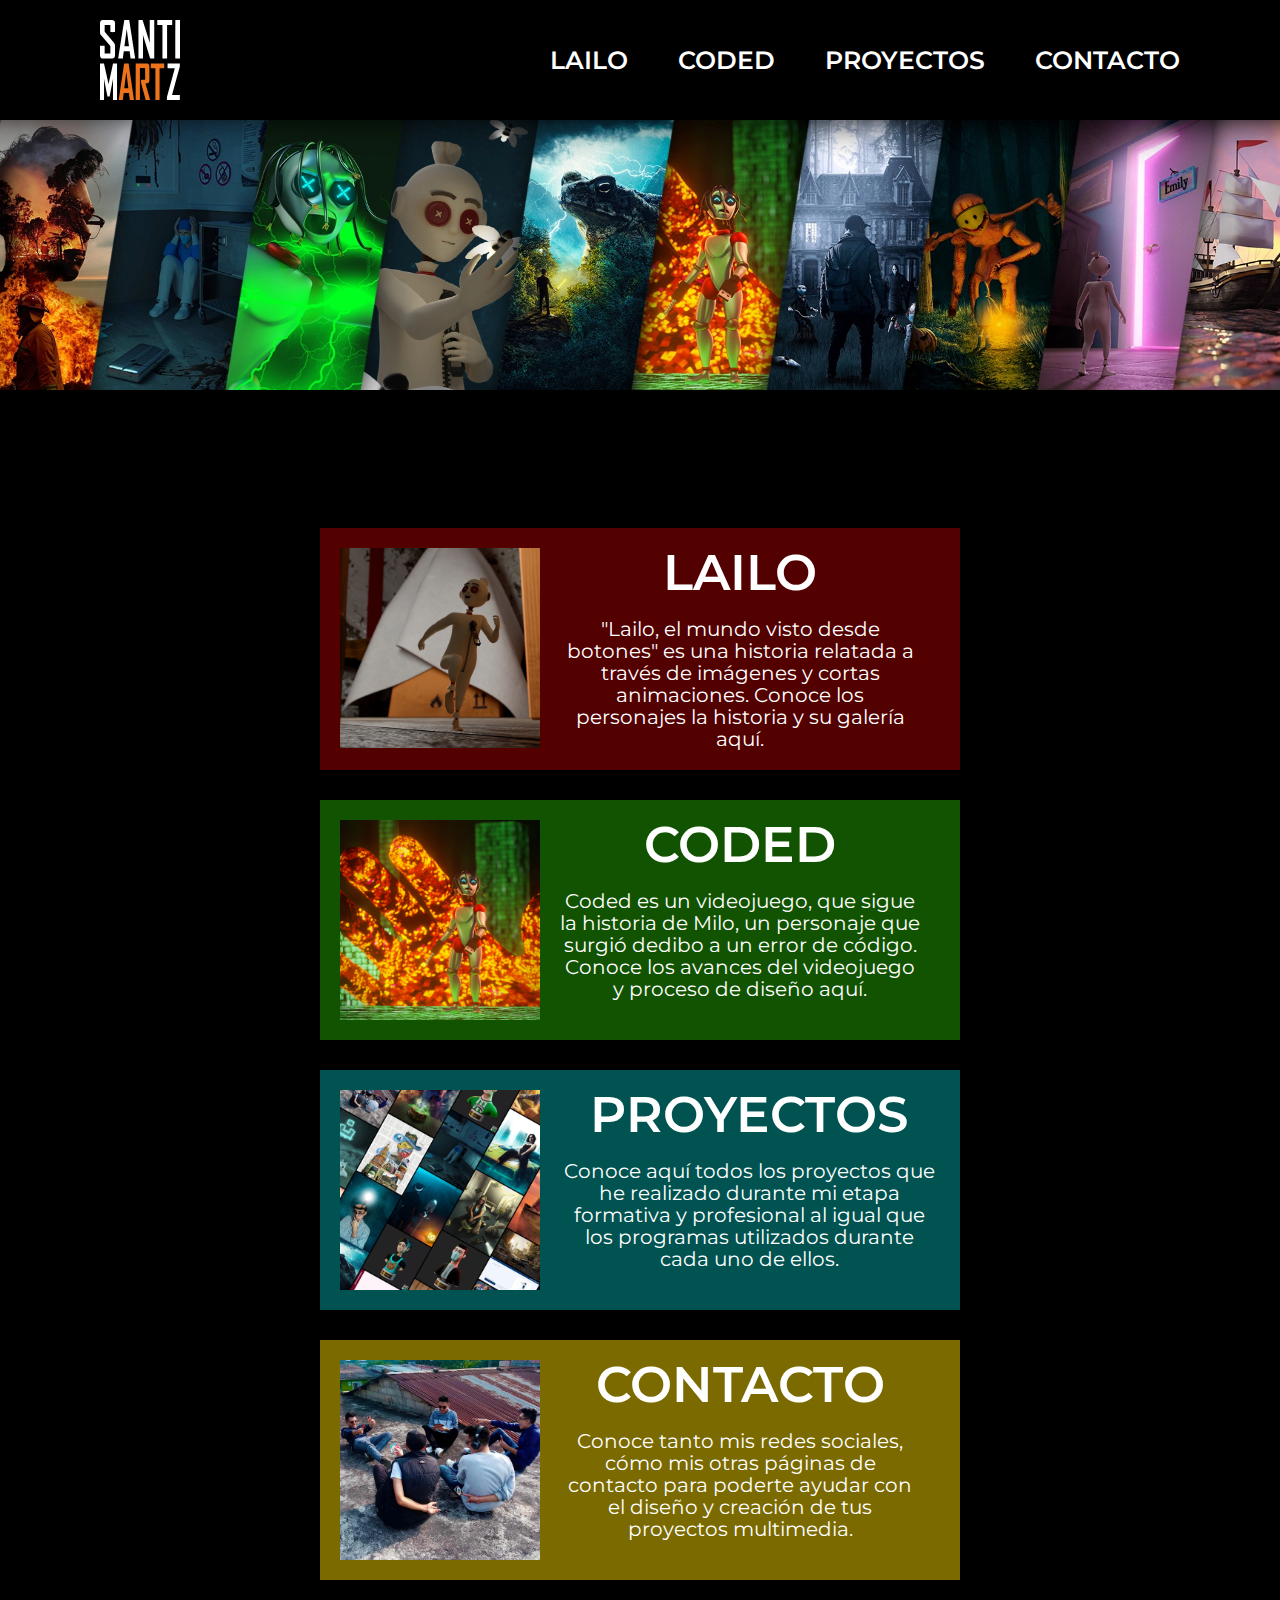
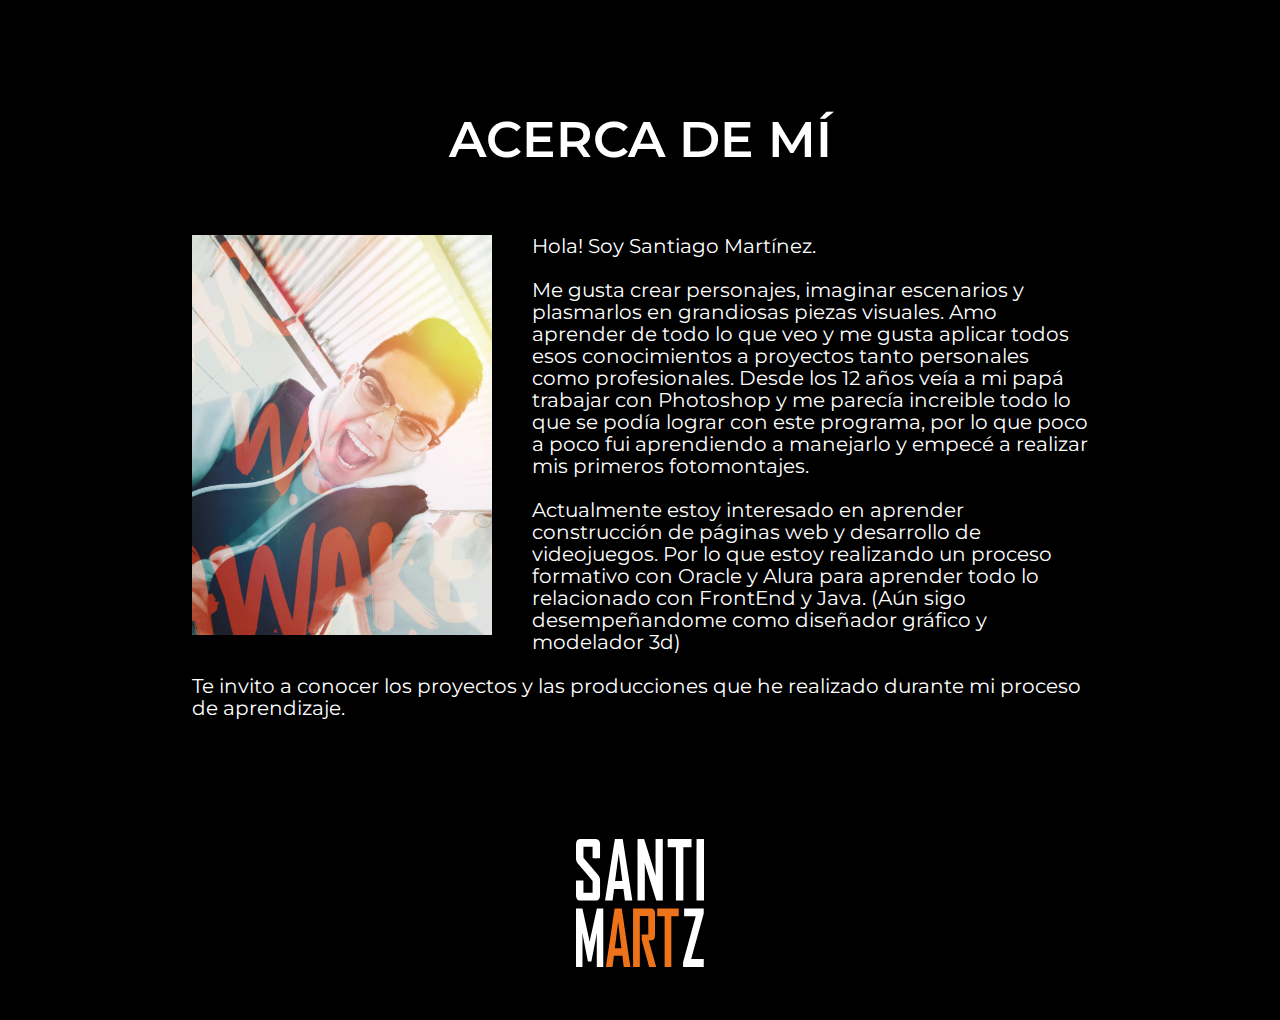
<file: index.html>
<!DOCTYPE html>
<html lang="es">

<head>
    <meta charset="UTF-8">
    <meta http-equiv="X-UA-Compatible" content="IE=edge">
    <meta name="viewport" content="width=device-width, initial-scale=1.0">

    <link rel="stylesheet" href="css/reset.css">
    <link rel="stylesheet" href="css/styles.css">
    <link rel="stylesheet" href="css/responsive.css">

    <link rel="preconnect" href="https://fonts.googleapis.com">
    <link rel="preconnect" href="https://fonts.gstatic.com" crossorigin>
    <link href="https://fonts.googleapis.com/css2?family=Montserrat:wght@100;200;300;400;500;600;700;800&display=swap"
        rel="stylesheet">

    <link rel="icon" href="resources/Logos/Icon_Santimartz_2.svg">
    <title>Santimartz - Home</title>

</head>

<body>

    <header>
        <a href="index.html"><img src="resources/Logos/Icon_Santimartz.svg" id="logoheader"></a>
        <div class="backmenu"></div>
        <img class="menuicon" src="resources/Logos/lineasmenu.svg" alt="menu">
        <ul id="headermenu">
            <li><a class="headerlinks" href="html/lailo.html"><img class="imagenmenu" src="resources/Imagenes/Lailo/Imagen1.webp"><p class="menuvisible">Lailo<p></a></li>
            <li><a class="headerlinks" href="html/coded.html"><img class="imagenmenu" src="resources/Imagenes/Coded/Imagen1.webp"><p class="menuvisible">Coded<p></a></li>
            <li><a class="headerlinks" href="html/proyectos.html"><img class="imagenmenu" src="resources/Imagenes/Proyectos/Imagen1.webp"><p class="menuvisible">Proyectos<p></a></li>
            <li><a class="headerlinks" href="html/contacto.html"><img class="imagenmenu" src="resources/Imagenes/Contacto/Imagen1.webp"><p class="menuvisible">Contacto<p></a></li>
        </ul>
    </header>



    <main>
        <div id="wrapper" >
            <img class="imagenportada" id="imagenprincipalanimation"src="resources/Imagenes/Index/Imagen1.webp" alt="Portada">
        </div>
        
        <section class="menuindex">
            <a href="html/lailo.html" style="text-decoration: none;">

                <div class="seccionesmenu">
                    <img class="imagenesmenu" src="resources/Imagenes/Index/Lailo.webp" alt="Lailo">
                    <section class="contenidomenu">
                        <h1 class="tituloblancomenu">Lailo</h1>
                        <p class="textomenu" style="text-align:center;">"Lailo, el mundo visto desde botones" es una
                            historia relatada a través de
                            imágenes y cortas animaciones. Conoce los personajes la historia y su galería aquí.</p>
                    </section>

                </div>

            </a>

            <a href="html/coded.html" style="text-decoration: none;">

                <div class="seccionesmenu" style="background: #115300;">
                    <img class="imagenesmenu" src="resources/Imagenes/Index/Coded.webp" alt="Milo">
                    <section class="contenidomenu">
                        <h1 class="tituloblancomenu">Coded</h1>
                        <p class="textomenu" style="text-align:center;"> Coded es un videojuego, que sigue la historia
                            de Milo, un personaje que surgió dedibo a un error de código. Conoce los avances del
                            videojuego y proceso de diseño aquí.</p>
                    </section>

                </div>
            </a>

            <a href="html/proyectos.html" style="text-decoration: none;">

                <div class="seccionesmenu" style="background: #005351;">

                    <img class="imagenesmenu" src="resources/Imagenes/Index/Proyectos.webp" alt="Proyectos">
                    <section class="contenidomenu">
                        <h1 class="tituloblancomenu">Proyectos</h1>
                        <p class="textomenu" style="text-align:center;">Conoce aquí todos los proyectos que he realizado
                            durante mi etapa formativa y profesional al igual que los programas utilizados durante cada
                            uno de ellos.</p>
                    </section>

                </div>
            </a>

            <a href="html/contacto.html" style="text-decoration: none;">

                <div class="seccionesmenu" style="background: #7a6a00;">
                    <img class="imagenesmenu" src="resources/Imagenes/Index/Contacto.webp" alt="Contacto">
                    <section class="contenidomenu">
                        <h1 class="tituloblancomenu">Contacto</h1>
                        <p class="textomenu" style="text-align:center;">Conoce tanto mis redes sociales, cómo mis otras páginas de contacto para poderte ayudar con el diseño y creación de tus proyectos multimedia.</p>
                    </section>


                </div>

            </a>
        </section>

        <h2 class="tituloblanco" style="margin-top: 70px ;">Acerca de mí</h2>
        <div class="acercade">
            <img class="imagenyop" src="resources/Imagenes/Index/Yop.webp" alt="Foto de Santiago">
            <section>
                <p class="textoinfo">Hola! Soy Santiago Martínez. <br><br>Me gusta crear personajes, imaginar escenarios
                    y plasmarlos en grandiosas piezas visuales. Amo aprender de todo lo que veo y me gusta aplicar todos
                    esos conocimientos a proyectos tanto personales como profesionales. Desde los 12 años veía a mi papá
                    trabajar con Photoshop y me parecía increible todo lo que se podía lograr con este programa, por lo
                    que poco a poco fui aprendiendo a manejarlo y empecé a realizar mis primeros
                    fotomontajes.<br><br>Actualmente estoy interesado en aprender construcción de páginas web y
                    desarrollo de videojuegos. Por lo que estoy realizando un proceso formativo con Oracle y Alura para
                    aprender todo lo relacionado con FrontEnd y Java. (Aún sigo desempeñandome como diseñador gráfico y
                    modelador 3d) <br><br> Te invito a conocer los proyectos y las producciones que he realizado durante
                    mi proceso de aprendizaje.</p>
            </section>
        </div>
    </main>

    <script src="js/scriptbotones.js"></script>

    <footer>
        <img class="logofootersantimartz" src="resources/Logos/Icon_Santimartz.svg" alt="Logo Contacto">
    </footer>
</body>

</html>
</file>
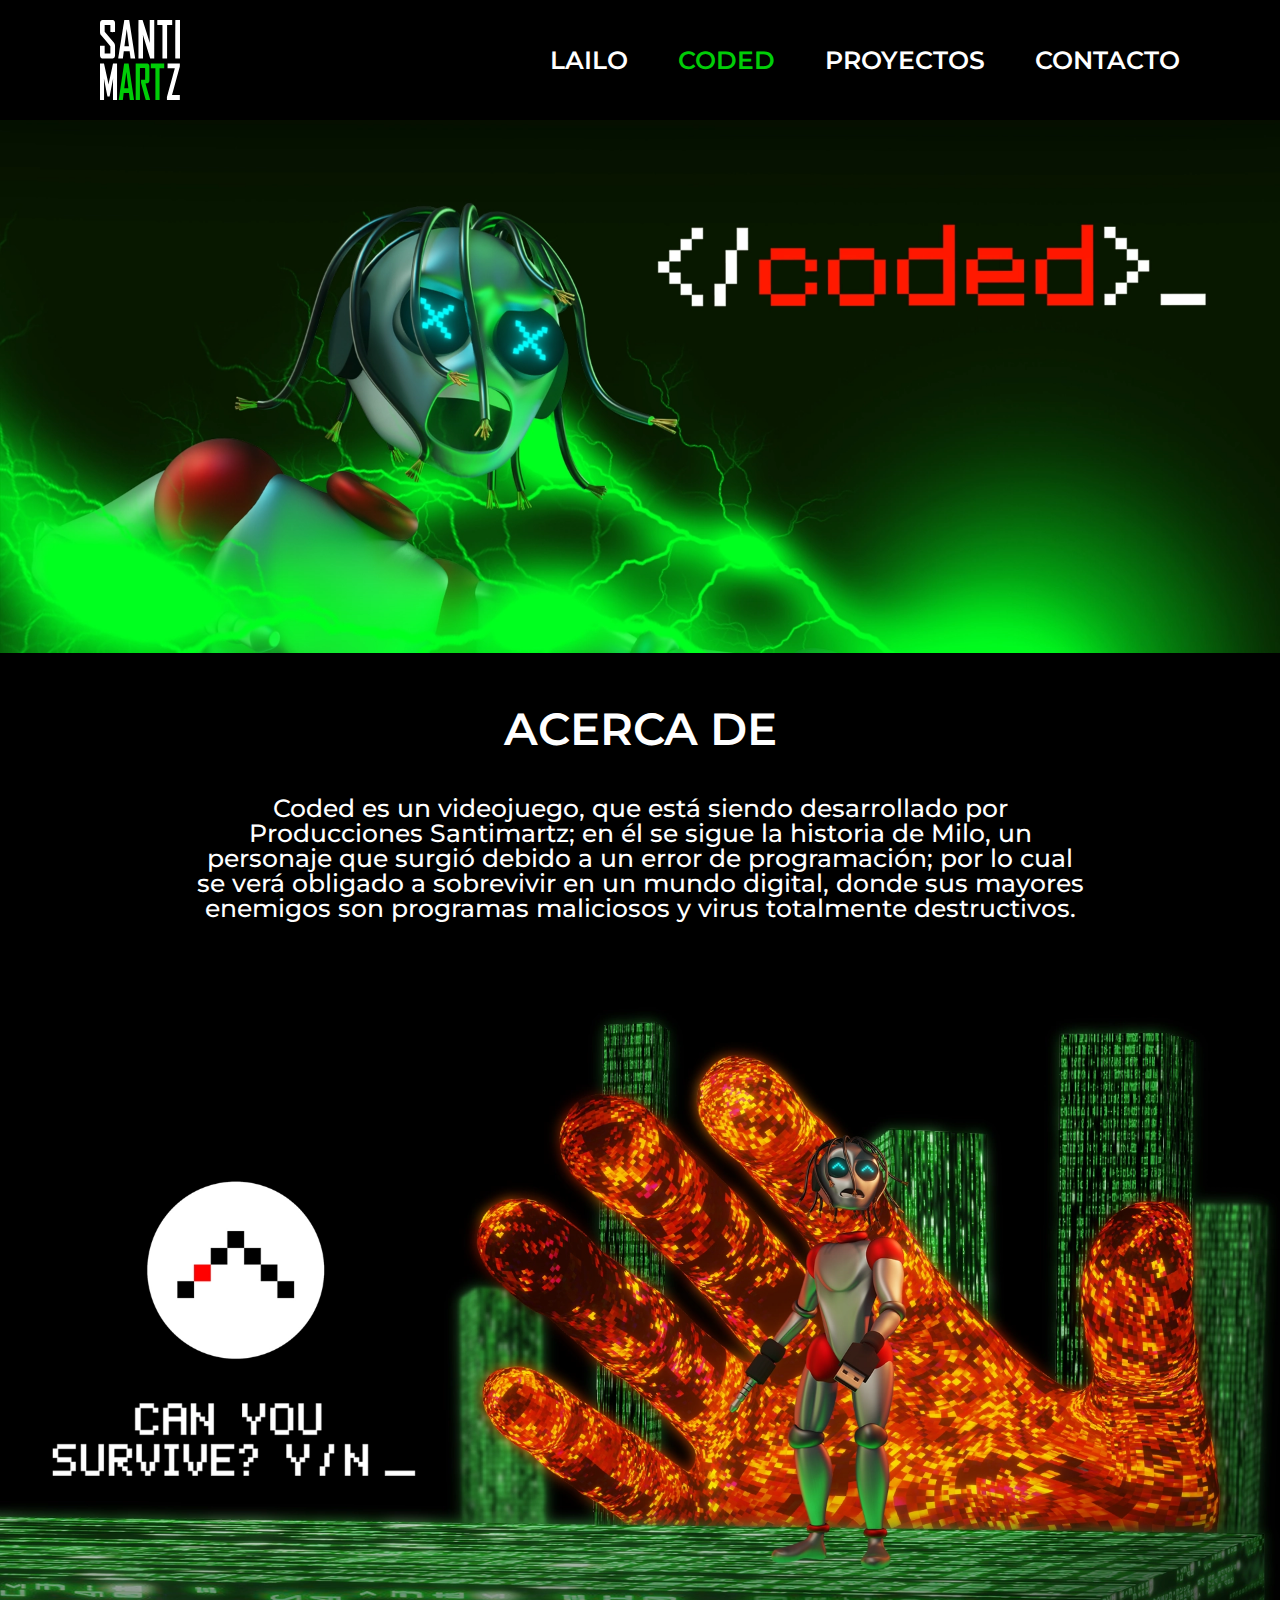
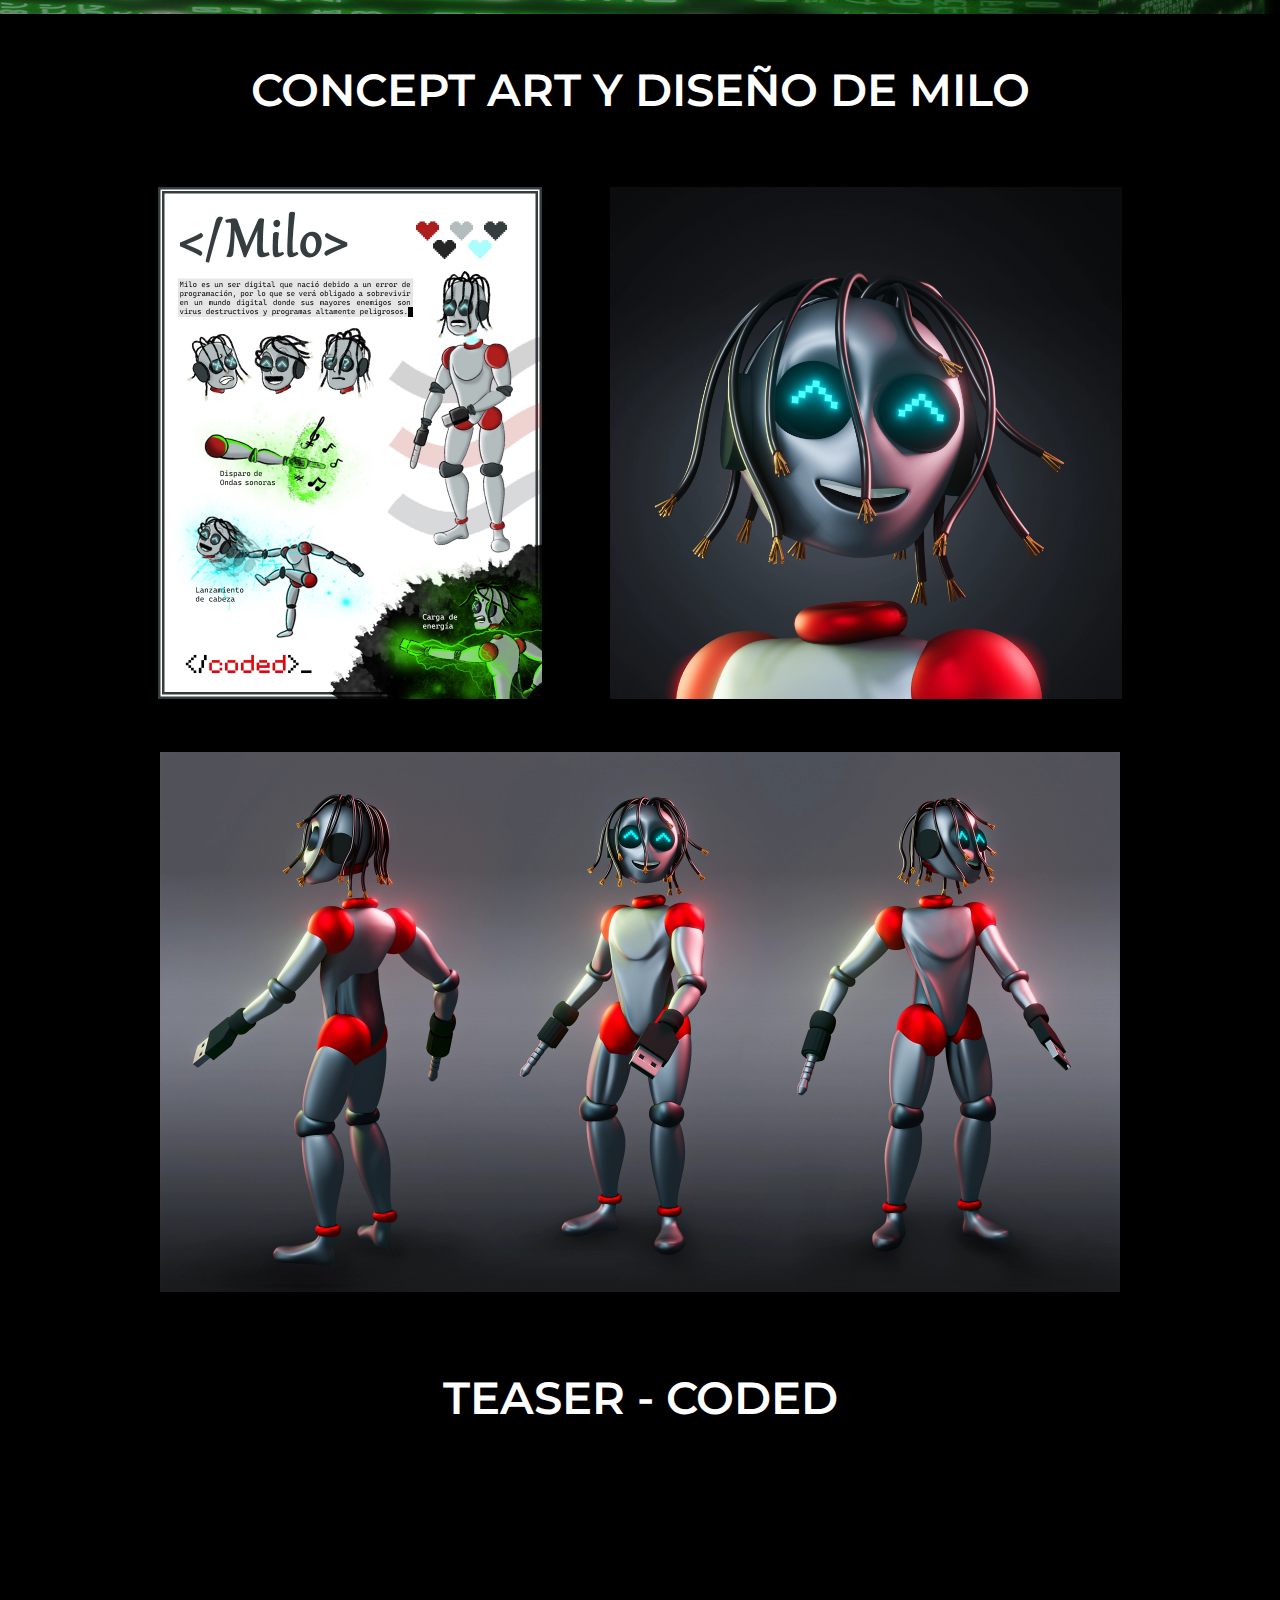
<file: html/coded.html>
<!DOCTYPE html>
<html lang="en">

<head>
    <meta charset="UTF-8">
    <meta http-equiv="X-UA-Compatible" content="IE=edge">
    <meta name="viewport" content="width=device-width, initial-scale=1.0">

    <link rel="stylesheet" href="../css/reset.css">
    <link rel="stylesheet" href="../css/styles.css">
    <link rel="stylesheet" href="../css/responsive.css">

    <link rel="preconnect" href="https://fonts.googleapis.com">
    <link rel="preconnect" href="https://fonts.gstatic.com" crossorigin>
    <link href="https://fonts.googleapis.com/css2?family=Montserrat:wght@100;200;300;400;500;600;700;800&display=swap"
        rel="stylesheet">

    <link rel="icon" href="../resources/Logos/Icon_Santimartz_2.svg">
    <title>Santimartz - Coded</title>
</head>

<body>

    <header>
        <a href="../index.html"><img src="../resources/Logos/LogoSantimartz_CODED.svg" id="logoheader"></a>
        <div class="backmenu"></div>
        <img class="menuicon" src="../resources/Logos/lineasmenu.svg" alt="menu">
        <ul id="headermenu">
            <li><a class="headerlinks" href="../html/lailo.html"><img class="imagenmenu" src="../resources/Imagenes/Lailo/Imagen1.webp"><p class="menuvisible">Lailo<p></a></li>
            <li><a class="headerlinks" href="../html/coded.html"><img class="imagenmenu" src="../resources/Imagenes/Coded/Imagen1.webp"><p class="menuvisible" style="color: #00CD07";>Coded<p></a></li>
            <li><a class="headerlinks" href="../html/proyectos.html"><img class="imagenmenu" src="../resources/Imagenes/Proyectos/Imagen1.webp"><p class="menuvisible">Proyectos<p></a></li>
            <li><a class="headerlinks" href="../html/contacto.html"><img class="imagenmenu" src="../resources/Imagenes/Contacto/Imagen1.webp"><p class="menuvisible">Contacto<p></a></li>
        </ul>
    </header>
    <main>

        <img class="imagenportada" src="../resources/Imagenes/Coded/Imagen1.webp" alt="PortadaCODED">
        
        <section class="infoproyecto">
            <h2 class="tituloinfo">Acerca de</h2>
            <p class="contenidoinfo">Coded es un videojuego, que está siendo desarrollado por Producciones Santimartz; en él se sigue la historia de Milo, un personaje que surgió debido a un error de programación; por lo cual se verá obligado a sobrevivir en un mundo digital, donde sus mayores enemigos son programas maliciosos y virus totalmente destructivos.</p>
        </section>

        <img class="imagenmuestra" src="../resources/Imagenes/Coded/Imagen2.webp">

        <div class="infoproyecto">
            <h2 class="tituloinfo">Concept Art y diseño de Milo</h2>
            <img id="artconcept" src="../resources/Imagenes/Coded/Imagen3.webp" alt="Milo - Art Concept">
            <img id="perfil"src="../resources/Imagenes/Coded/Imagen4.webp" alt="Milo">
            <img id="Turnaround" src="../resources/Imagenes/Coded/Imagen5.webp" alt="Milo - Turnaround">
        </div>


        <div class="infoproyecto">
            <h2 class="tituloinfo">Teaser - CODED</h2>
            <iframe id="traileryoutube" src="https://www.youtube.com/embed/0hDPvlkg1Lw" title="YouTube video player" frameborder="0" allow="accelerometer; autoplay; clipboard-write; encrypted-media; gyroscope; picture-in-picture" allowfullscreen></iframe>
        </div>

    </main>

    <script src="../js/scriptbotones.js"></script>
    
    <footer>
        <img class="logofooter" src="../resources/Logos/LogoCoded.svg" alt="Logo Coded">
    </footer>
</body>

</html>
</file>
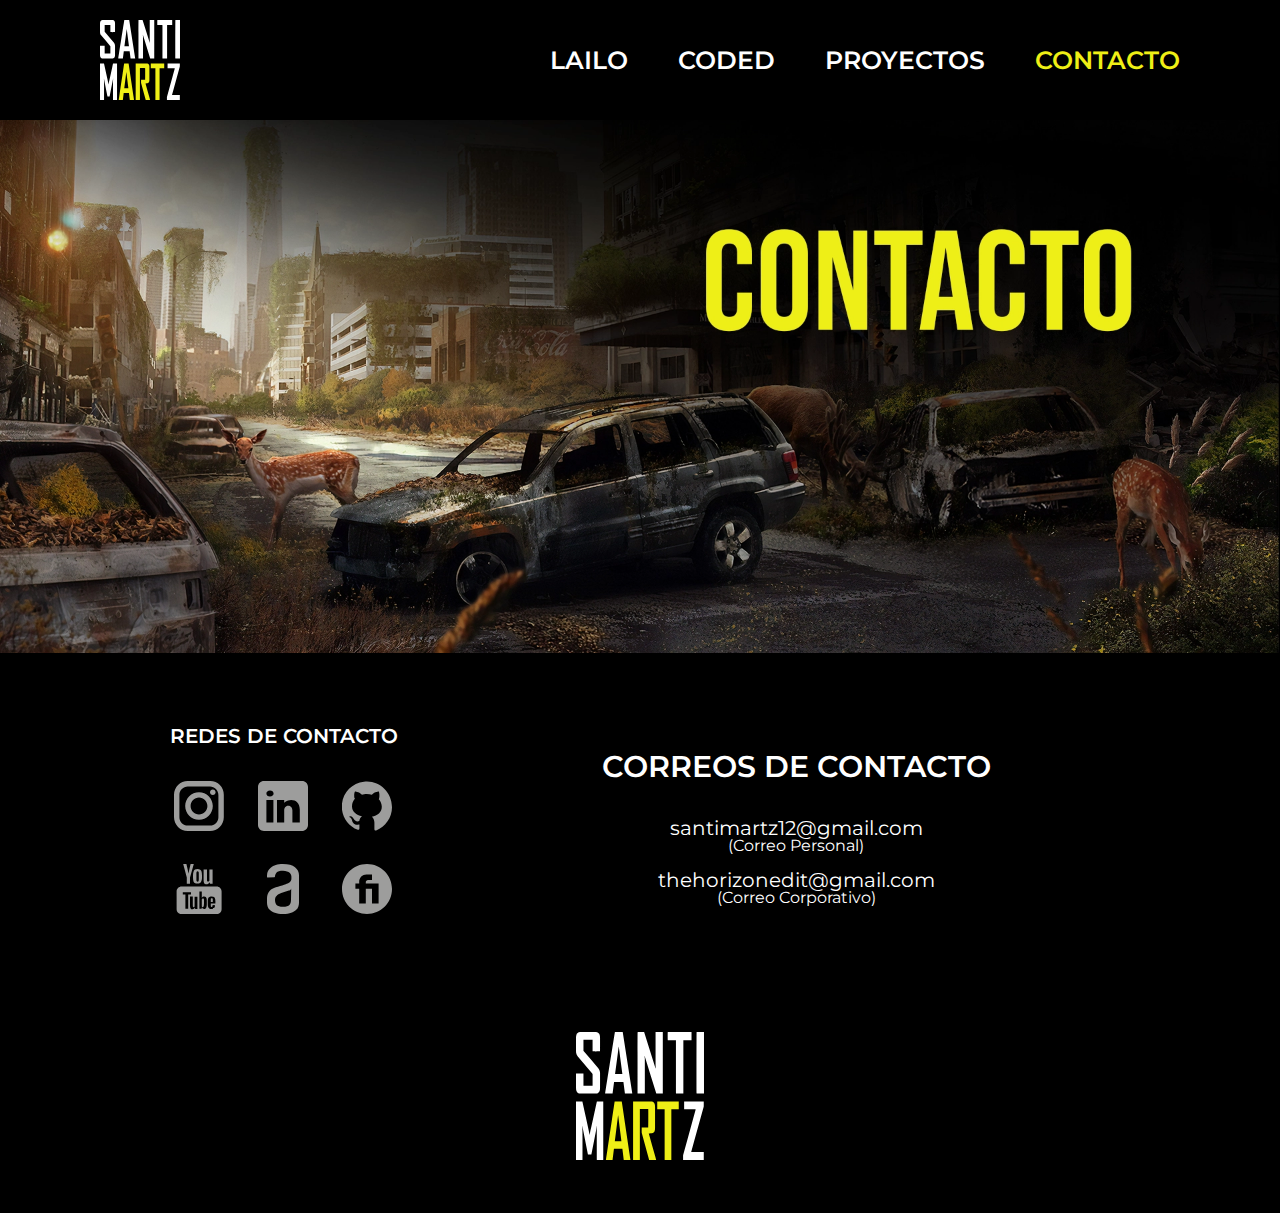
<file: html/contacto.html>
<!DOCTYPE html>
<html lang="es">

<head>
    <meta charset="UTF-8">
    <meta http-equiv="X-UA-Compatible" content="IE=edge">
    <meta name="viewport" content="width=device-width, initial-scale=1.0">

    <link rel="stylesheet" href="../css/reset.css">
    <link rel="stylesheet" href="../css/styles.css">
    <link rel="stylesheet" href="../css/responsive.css">

    <link rel="preconnect" href="https://fonts.googleapis.com">
    <link rel="preconnect" href="https://fonts.gstatic.com" crossorigin>
    <link href="https://fonts.googleapis.com/css2?family=Montserrat:wght@100;200;300;400;500;600;700;800&display=swap"
        rel="stylesheet">

    <link rel="icon" href="../resources/Logos/Icon_Santimartz_2.svg">
    <title>Santimartz - Contacto</title>
</head>

<body>

    <header>
        <a href="../index.html"><img src="../resources/Logos/LogoSantimartz_CONTACTO.svg" id="logoheader"></a>
        <div class="backmenu"></div>
        <img class="menuicon" src="../resources/Logos/lineasmenu.svg" alt="menu">
        <ul id="headermenu">
            <li><a class="headerlinks" href="../html/lailo.html"><img class="imagenmenu" src="../resources/Imagenes/Lailo/Imagen1.webp"><p class="menuvisible">Lailo<p></a></li>
            <li><a class="headerlinks" href="../html/coded.html"><img class="imagenmenu" src="../resources/Imagenes/Coded/Imagen1.webp"><p class="menuvisible">Coded<p></a></li>
            <li><a class="headerlinks" href="../html/proyectos.html"><img class="imagenmenu" src="../resources/Imagenes/Proyectos/Imagen1.webp"><p class="menuvisible">Proyectos<p></a></li>
            <li><a class="headerlinks" href="../html/contacto.html"><img class="imagenmenu" src="../resources/Imagenes/Contacto/Imagen1.webp"><p class="menuvisible" style="color: #EFEF16">Contacto<p></a></li>
        </ul>
    </header>
    <main>
        <img class="imagenportada" src="../resources/Imagenes/Contacto/Imagen1.webp" alt="PortadaProyectos">

        <div class="contenedorescontactos">

            <div class="contenedortextoylogos">
                <h4 class="textocontacto">Redes de contacto</h4>

                <section class="contenedoreslogos">
                    <a href="https://www.instagram.com/santimartz12" target="_blank"><img class="logoscontacto" src="../resources/Logos/LogoIG.svg" alt="LogoIg"></a>
                    <a href="https://www.linkedin.com/in/santimartz/" target="_blank"><img class="logoscontacto" src="../resources/Logos/Logoin.svg" alt="LogoLinkedin"></a>
                    <a href="https://github.com/Santimartz12" target="_blank"><img class="logoscontacto" src="../resources/Logos/LogoGhub.svg" alt="LogoGithub"></a>
                    <a href="https://www.youtube.com/channel/UCIvdofLoZQFXW_QKFxse2QQ" target="_blank"><img class="logoscontacto" src="../resources/Logos/LogoYT.svg" alt="LogoYoutube"></a>
                    <a href="https://app.aluracursos.com/user/santimartz12" target="_blank"><img class="logoscontacto" src="../resources/Logos/LogoAlura.svg" alt="LogoAlura"></a>
                    <a href="https://es.fiverr.com/santiagangas" target="_blank"><img class="logoscontacto" src="../resources/Logos/Logofiverr.svg" alt="LogoFiverr"></a>
                </section>

            </div>
            <div class="contenedorescorreos">
                <h4 class="textocontacto" style="font-size:30px;">Correos de contacto</h4><br>
                <p class="textoblancocontacto"style="font-size:20px;">santimartz12@gmail.com</p>
                <p class="textoblancocontacto">(Correo Personal)</p><br>
                <p class="textoblancocontacto"style="font-size:20px;">thehorizonedit@gmail.com</p>
                <p class="textoblancocontacto">(Correo Corporativo)</p>
            </div>
        </div>

    </main>

    <script src="../js/scriptbotones.js"></script>

    <footer>
        <img class="logofootersantimartz" src="../resources/Logos/LogoSantimartz_CONTACTO.svg" alt="Logo Contacto">
    </footer>
</body>

</html>
</file>
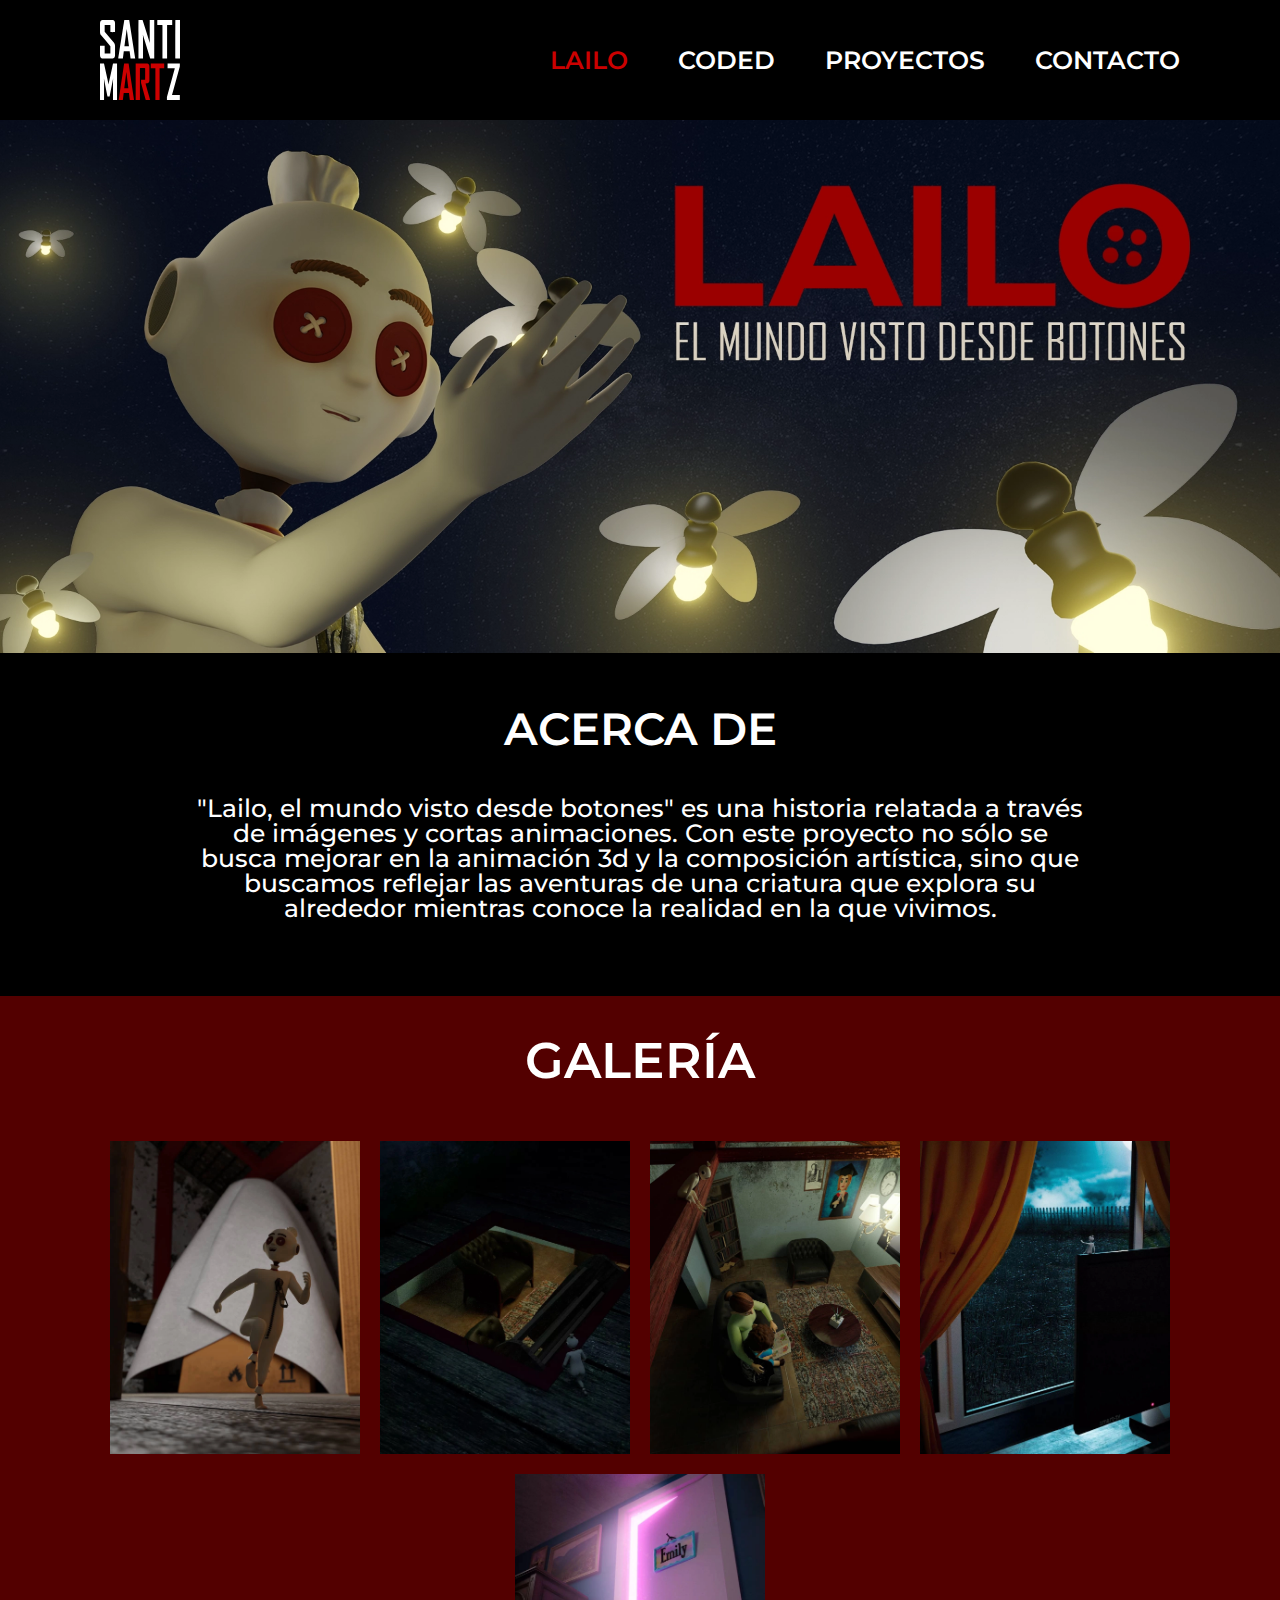
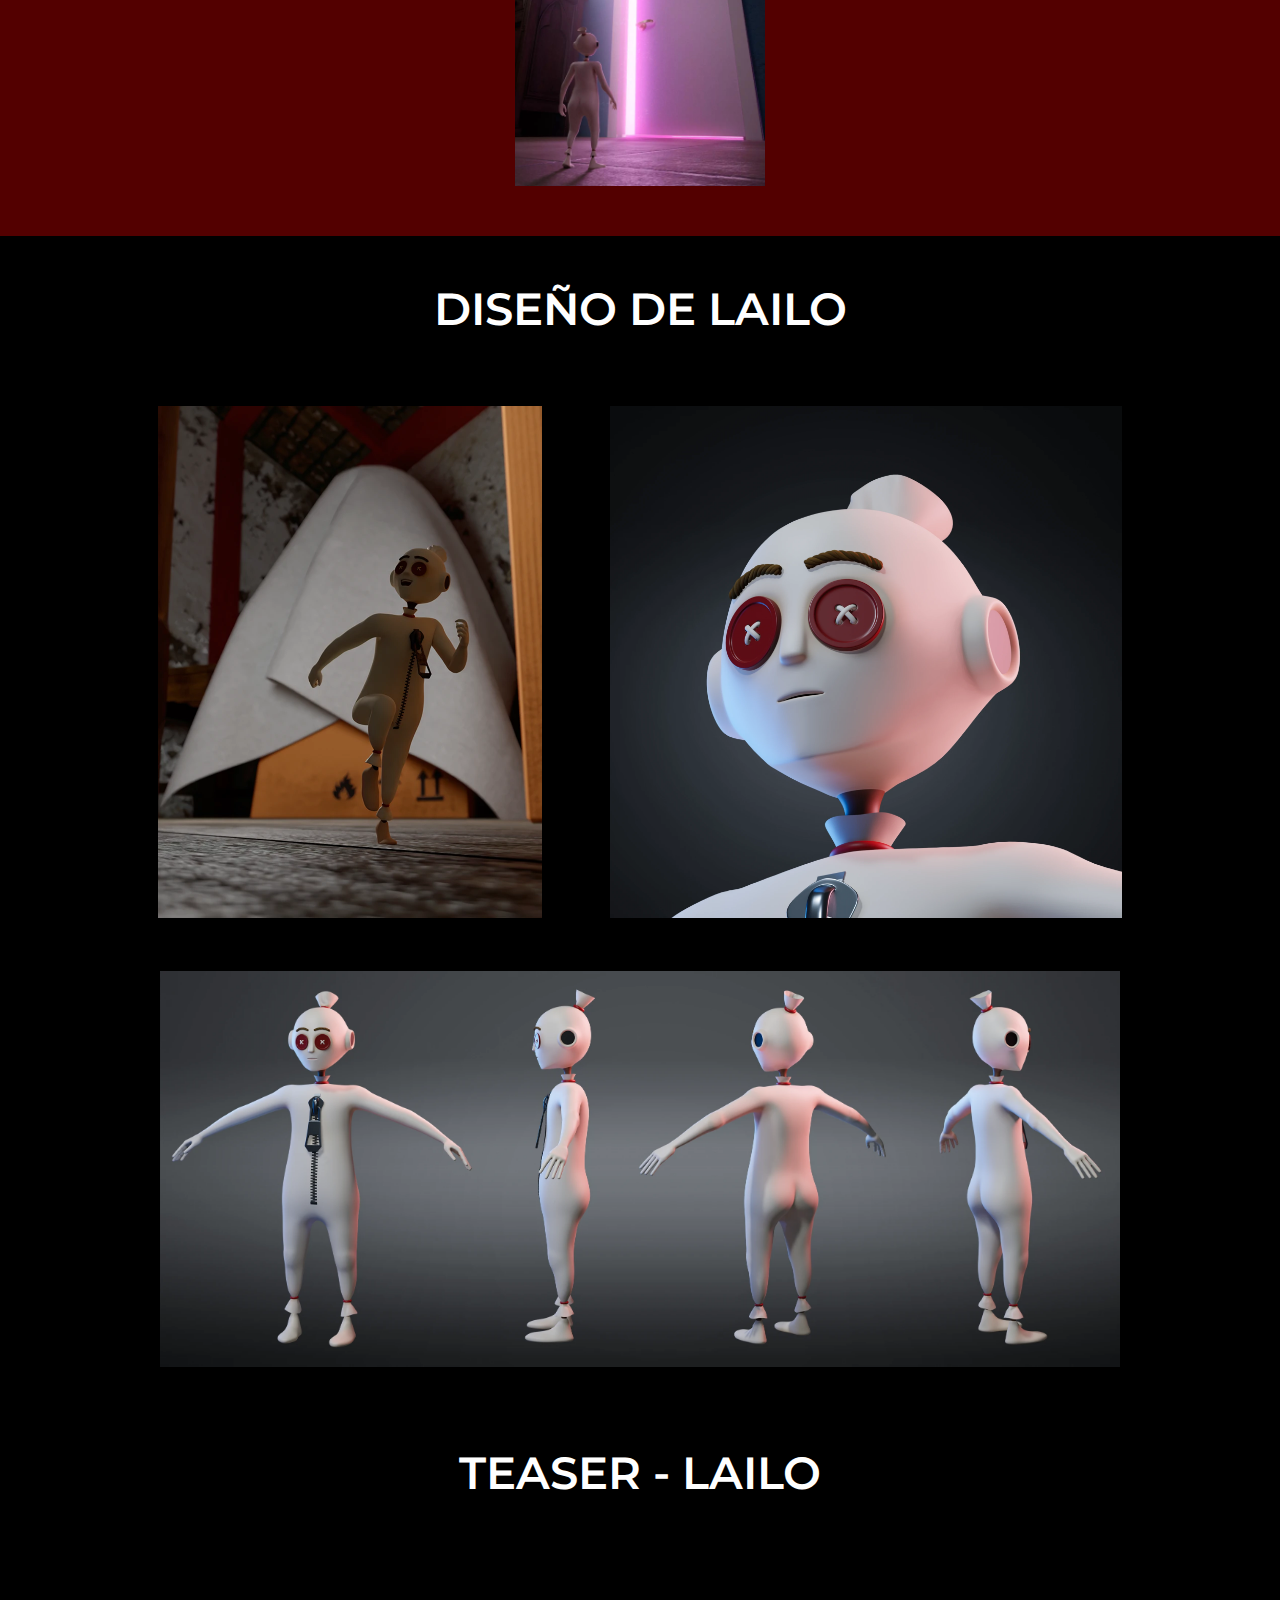
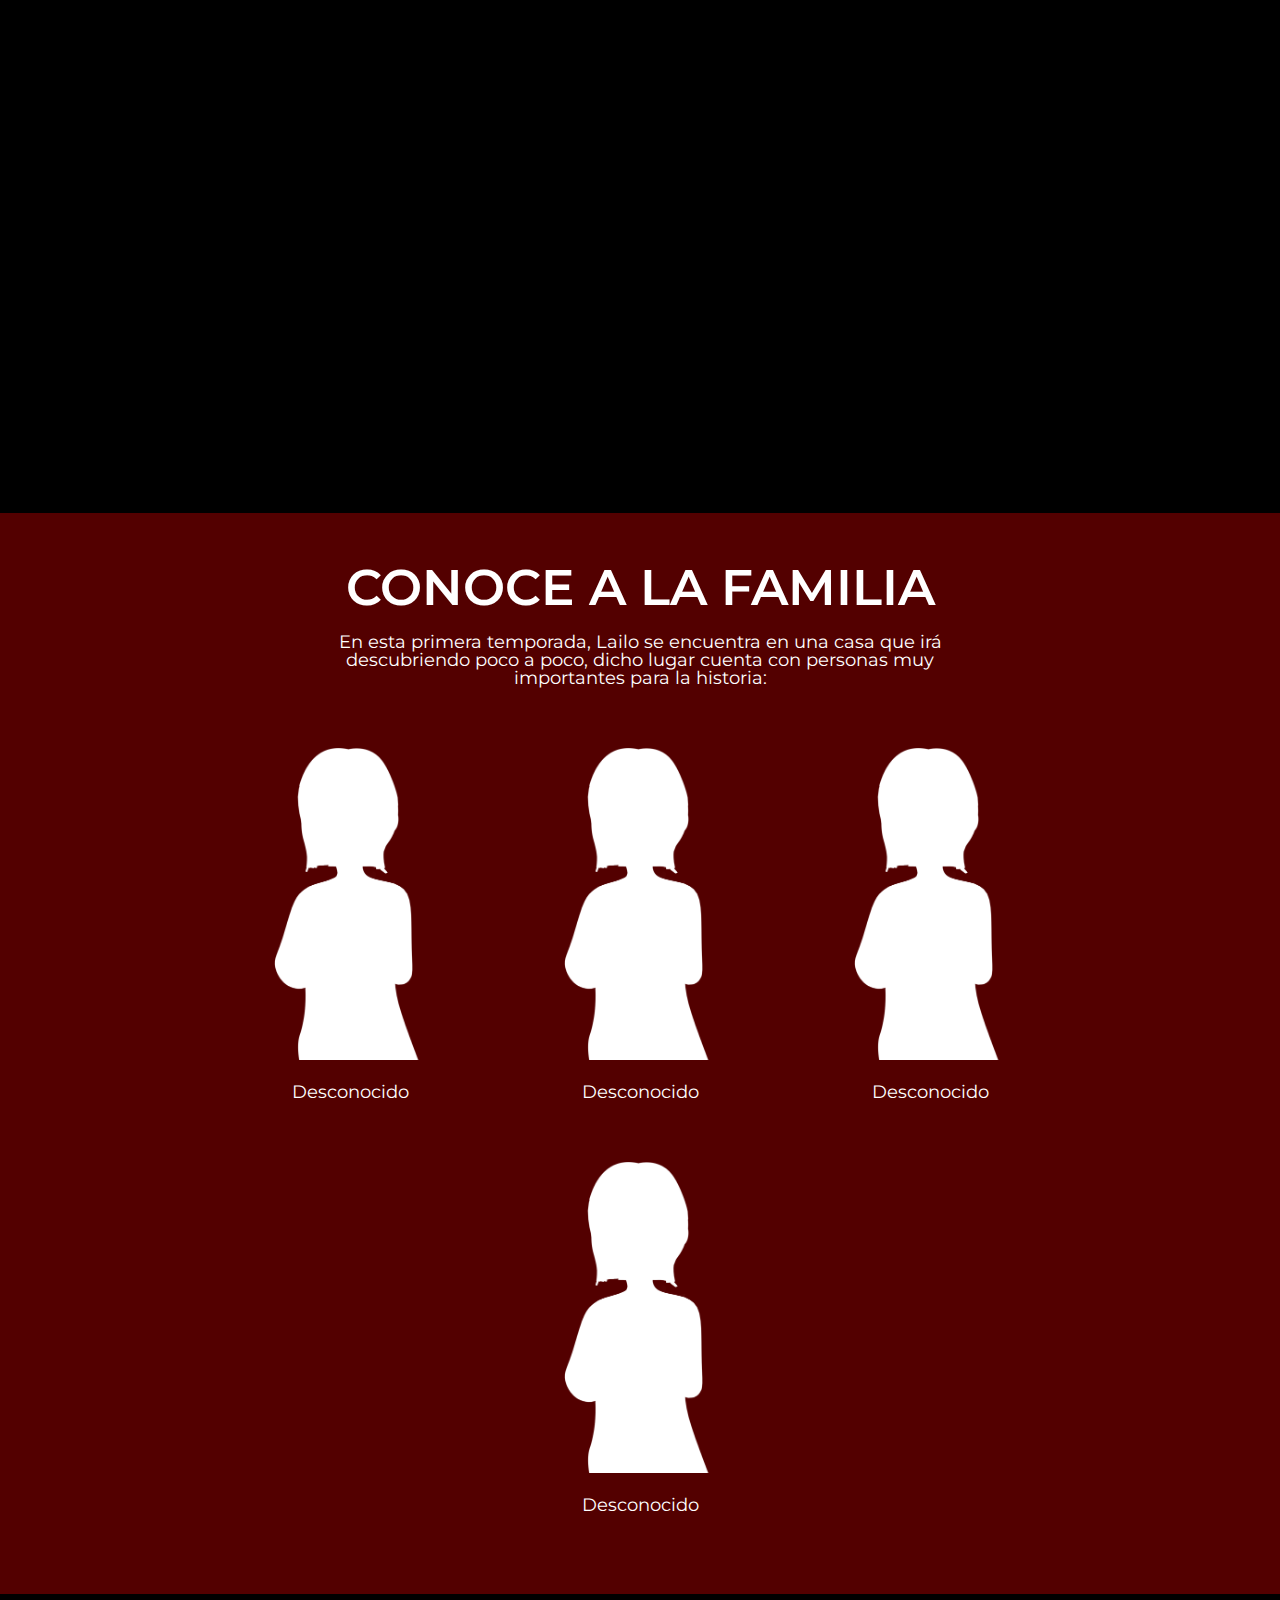
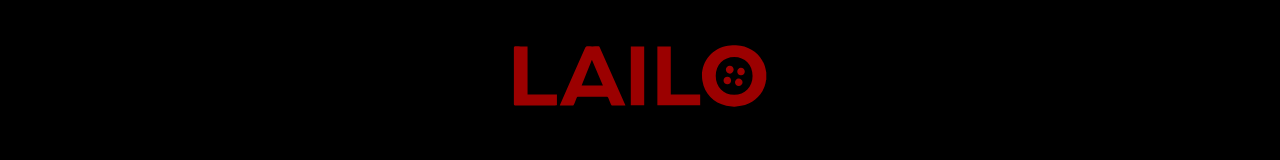
<file: html/lailo.html>
<!DOCTYPE html>
<html lang="es">

<head>
    <meta charset="UTF-8">
    <meta http-equiv="X-UA-Compatible" content="IE=edge">
    <meta name="viewport" content="width=device-width, initial-scale=1.0">

    <link rel="stylesheet" href="../css/reset.css">
    <link rel="stylesheet" href="../css/styles.css">
    <link rel="stylesheet" href="../css/responsive.css">

    <link rel="preconnect" href="https://fonts.googleapis.com">
    <link rel="preconnect" href="https://fonts.gstatic.com" crossorigin>
    <link href="https://fonts.googleapis.com/css2?family=Montserrat:wght@100;200;300;400;500;600;700;800&display=swap"
        rel="stylesheet">

    <link rel="icon" href="../resources/Logos/Icon_Santimartz_2.svg">
    <title>Santimartz - Lailo</title>
</head>

<body>
    <header>
        <a href="../index.html"><img src="../resources/Logos/LogoSantimartz_LAILO.svg" id="logoheader"></a>
        <div class="backmenu"></div>
        <img class="menuicon" src="../resources/Logos/lineasmenu.svg" alt="menu">
            <ul id="headermenu">
                <li><a class="headerlinks" href="../html/lailo.html"><img class="imagenmenu" src="../resources/Imagenes/Lailo/Imagen1.webp"><p class="menuvisible" style="color: #CC0000";>Lailo<p></a></li>
                <li><a class="headerlinks" href="../html/coded.html"><img class="imagenmenu" src="../resources/Imagenes/Coded/Imagen1.webp"><p class="menuvisible">Coded<p></a></li>
                <li><a class="headerlinks" href="../html/proyectos.html"><img class="imagenmenu" src="../resources/Imagenes/Proyectos/Imagen1.webp"><p class="menuvisible">Proyectos<p></a></li>
                <li><a class="headerlinks" href="../html/contacto.html"><img class="imagenmenu" src="../resources/Imagenes/Contacto/Imagen1.webp"><p class="menuvisible">Contacto<p></a></li>
            </ul>
    </header>

    <main>
        <img class="imagenportada" src="../resources/Imagenes/Lailo/Imagen1.webp" alt="PortadaCODED">

        <section class="infoproyecto">
            <h2 class="tituloinfo">Acerca de</h2>
            <p class="contenidoinfo">"Lailo, el mundo visto desde botones" es una historia relatada a través de imágenes
                y cortas animaciones. Con este proyecto no sólo se busca mejorar en la animación 3d y la composición
                artística, sino que buscamos reflejar las aventuras de una criatura que explora su alrededor mientras
                conoce la realidad en la que vivimos.</p>
        </section>

        <div id="galeria">
            <h3 class="tituloblanco">Galería</h3>

                <div class="columnas">
                    <img class="imagenesgaleria" src="../resources/Imagenes/Lailo/Galeria/001.webp" alt="Lailo001">
                    <img class="imagenesgaleria" src="../resources/Imagenes/Lailo/Galeria/002.webp" alt="Lailo002">
                    <img class="imagenesgaleria" src="../resources/Imagenes/Lailo/Galeria/003.webp" alt="Lailo003">
                    <img class="imagenesgaleria" src="../resources/Imagenes/Lailo/Galeria/004.webp" alt="Lailo004">
                    <img class="imagenesgaleria" src="../resources/Imagenes/Lailo/Galeria/005.webp" alt="Lailo005">
                </div>

        </div>

        <div class="infoproyecto">
            <h2 class="tituloinfo">Diseño de Lailo</h2>
            <img id="artconcept" src="../resources/Imagenes/Lailo/Imagen4.webp" alt="Lailo - Portada">
            <img id="perfil" src="../resources/Imagenes/Lailo/Imagen2.webp" alt="Lailo">
            <img id="Turnaround" src="../resources/Imagenes/Lailo/Imagen3.webp" alt="Lailo - Turnaround">
        </div>


        <div class="infoproyecto">
            <h2 class="tituloinfo">Teaser - Lailo</h2>
            <iframe id="traileryoutube" src="https://www.youtube.com/embed/Mfikt3qdgjs" title="YouTube video player"
                frameborder="0"
                allow="accelerometer; autoplay; clipboard-write; encrypted-media; gyroscope; picture-in-picture"
                allowfullscreen></iframe>
        </div>

        <div id="Listafamilia">
            <h3 class="tituloblanco">Conoce a la familia</h3>
            <p class="textoblanco">En esta primera temporada, Lailo se encuentra en una casa que irá descubriendo poco a
                poco, dicho lugar cuenta con personas muy importantes para la historia:</p>

            <ul id="listadofamilia">
                <li class="elementosfamilia"><img class="imagenesfamilia"
                        src="../resources/Imagenes/Lailo/Familia_Emily.webp" alt="Desconocido">
                    <p class="textoblanco">Desconocido</p>
                </li>
                <li class="elementosfamilia"><img class="imagenesfamilia"
                        src="../resources/Imagenes/Lailo/Familia_Emily.webp" alt="Desconocido">
                    <p class="textoblanco">Desconocido</p>
                </li>
                <li class="elementosfamilia"><img class="imagenesfamilia"
                        src="../resources/Imagenes/Lailo/Familia_Emily.webp" alt="Desconocido">
                    <p class="textoblanco">Desconocido</p>
                </li>
                <li class="elementosfamilia"><img class="imagenesfamilia"
                        src="../resources/Imagenes/Lailo/Familia_Emily.webp" alt="Desconocido">
                    <p class="textoblanco">Desconocido</p>
                </li>
            </ul>
        </div>

    </main>

    <script src="../js/scriptbotones.js"></script>
    
    <footer>
        <img class="logofooter" src="../resources/Logos/LogoLailo.svg" alt="Logo Coded">
    </footer>
    </main>
</body>

</html>
</file>
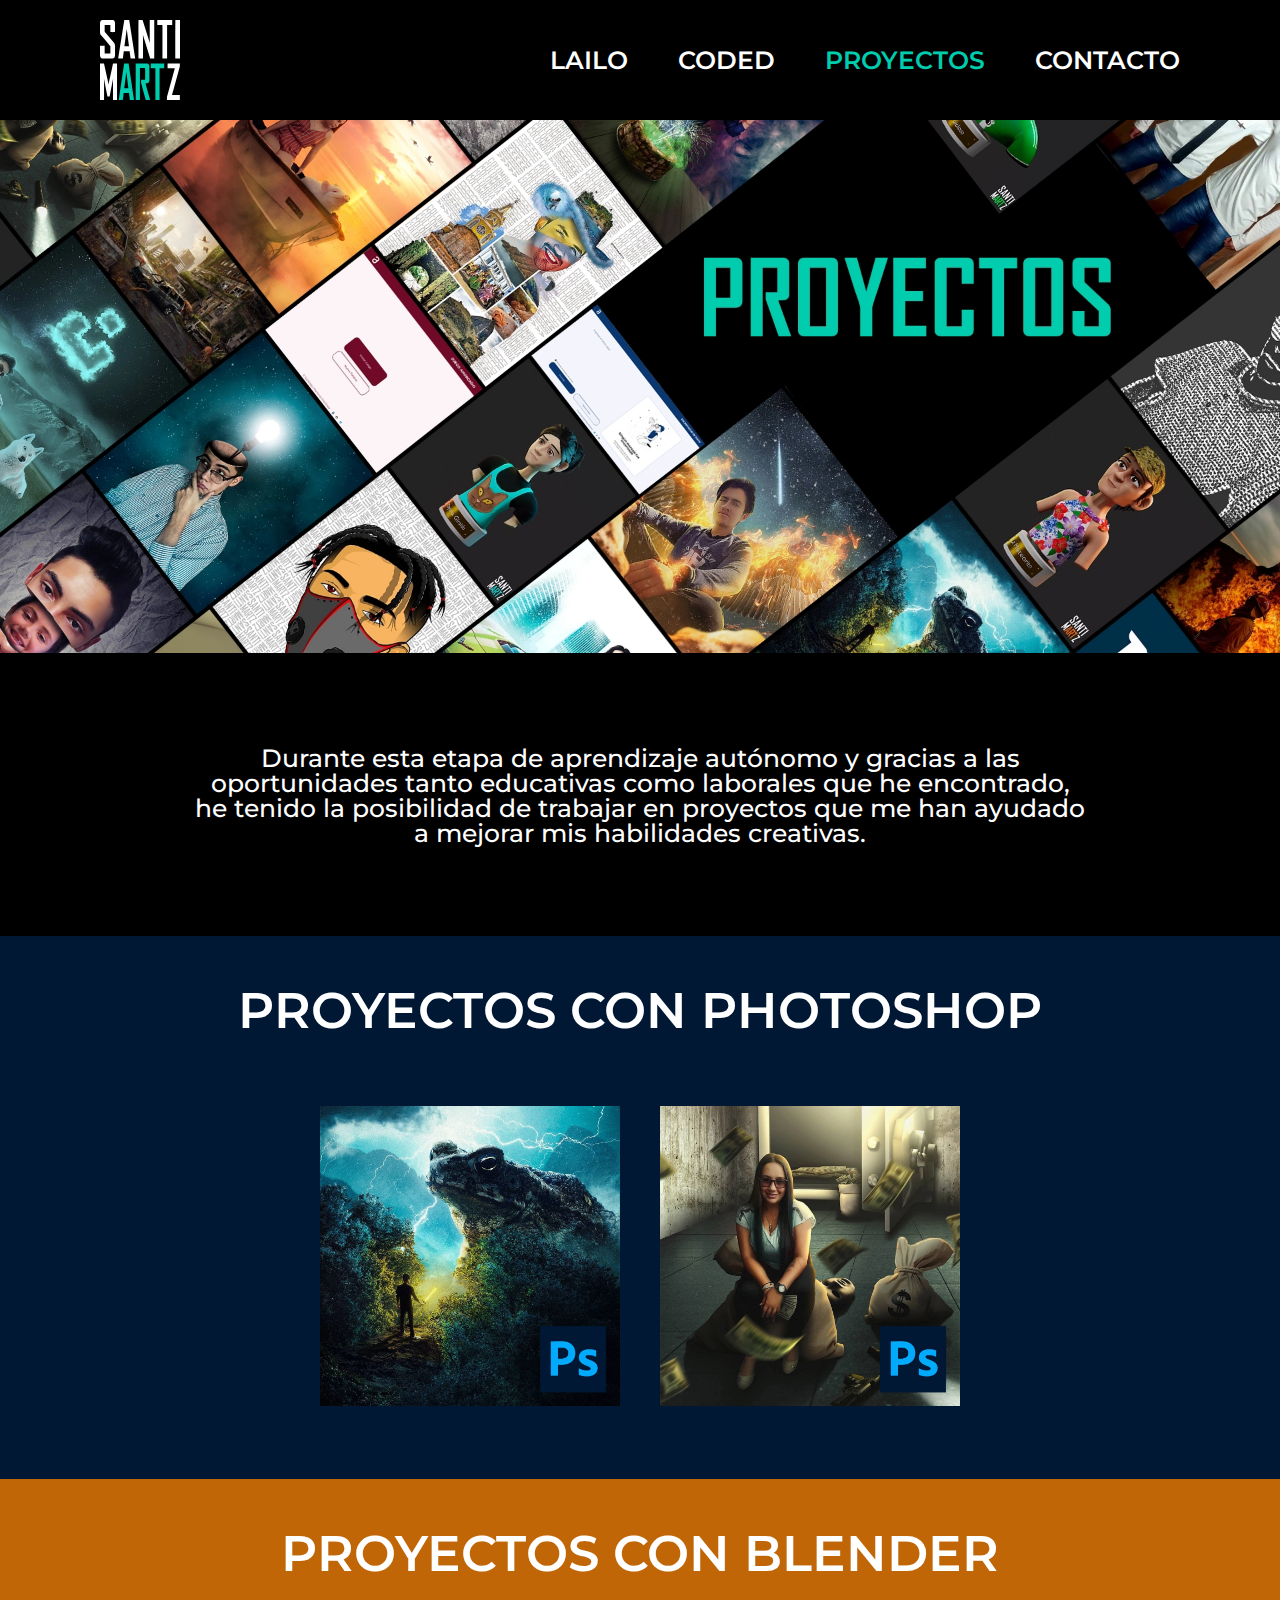
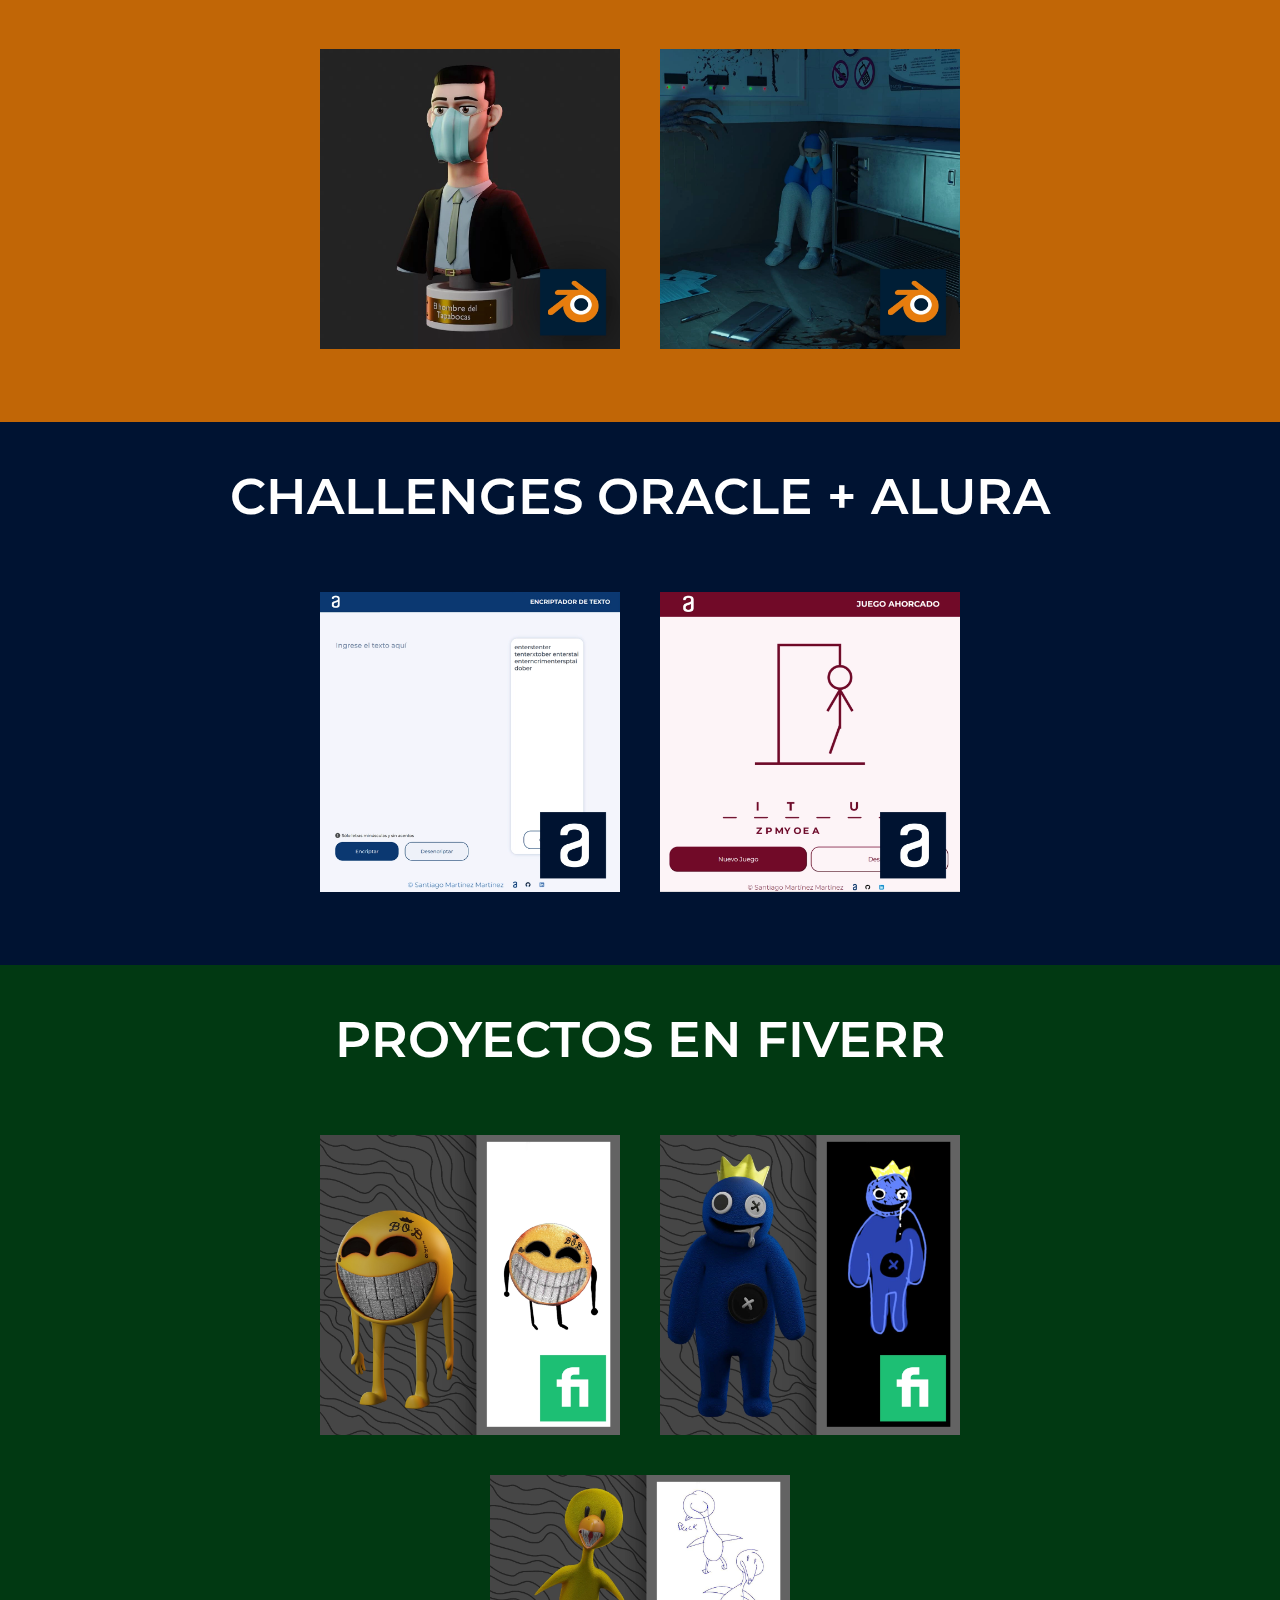
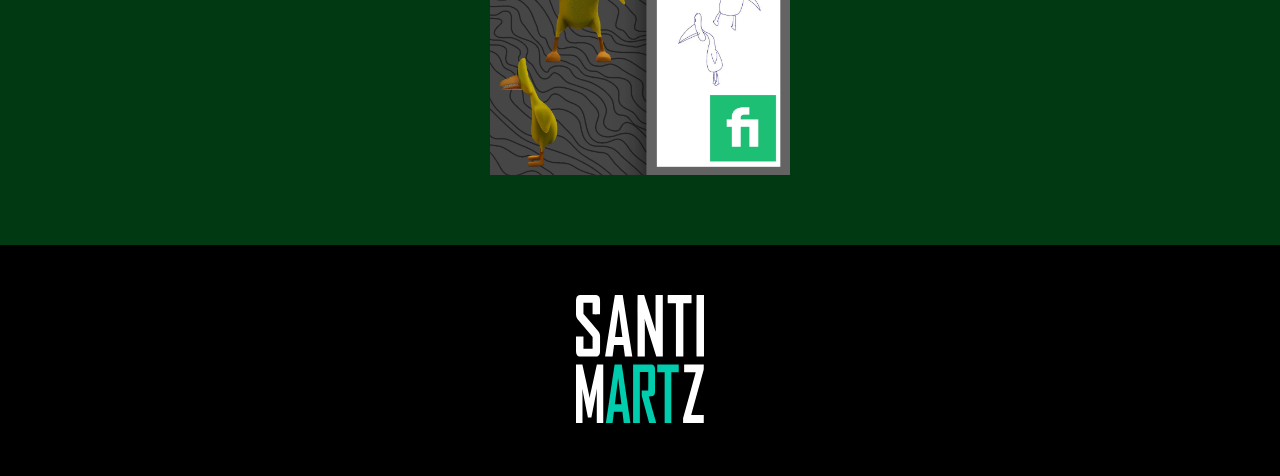
<file: html/proyectos.html>
<!DOCTYPE html>
<html lang="es">

<head>
    <meta charset="UTF-8">
    <meta http-equiv="X-UA-Compatible" content="IE=edge">
    <meta name="viewport" content="width=device-width, initial-scale=1.0">

    <link rel="stylesheet" href="../css/reset.css">
    <link rel="stylesheet" href="../css/styles.css">
    <link rel="stylesheet" href="../css/responsive.css">

    <link rel="preconnect" href="https://fonts.googleapis.com">
    <link rel="preconnect" href="https://fonts.gstatic.com" crossorigin>
    <link href="https://fonts.googleapis.com/css2?family=Montserrat:wght@100;200;300;400;500;600;700;800&display=swap"
        rel="stylesheet">

    <link rel="icon" href="../resources/Logos/Icon_Santimartz_2.svg">
    <title>Santimartz - Proyectos</title>
</head>

<body>
    <header>
        <a href="../index.html"><img src="../resources/Logos/LogoSantimartz_PROYECTOS.svg" id="logoheader"></a>
        <div class="backmenu"></div>
        <img class="menuicon" src="../resources/Logos/lineasmenu.svg" alt="menu">
        <ul id="headermenu">
            <li><a class="headerlinks" href="../html/lailo.html"><img class="imagenmenu" src="../resources/Imagenes/Lailo/Imagen1.webp"><p class="menuvisible">Lailo<p></a></li>
            <li><a class="headerlinks" href="../html/coded.html"><img class="imagenmenu" src="../resources/Imagenes/Coded/Imagen1.webp"><p class="menuvisible">Coded<p></a></li>
            <li><a class="headerlinks" href="../html/proyectos.html"><img class="imagenmenu" src="../resources/Imagenes/Proyectos/Imagen1.webp"><p class="menuvisible" style="color : #00CCAE">Proyectos<p></a></li>
            <li><a class="headerlinks" href="../html/contacto.html"><img class="imagenmenu" src="../resources/Imagenes/Contacto/Imagen1.webp"><p class="menuvisible">Contacto<p></a></li>
        </ul>
    </header>

    <main>
        <img class="imagenportada" src="../resources/Imagenes/Proyectos/Imagen1.webp" alt="PortadaProyectos">

        <section class="infoproyectos">
            <p class="contenidoinfo">Durante esta etapa de aprendizaje autónomo y gracias a las oportunidades tanto educativas como laborales que he encontrado, he tenido la posibilidad de trabajar en proyectos que me han ayudado a mejorar mis habilidades creativas.</p>
        </section>

        <div class="proyPS">
            <p class="tituloblanco">Proyectos con Photoshop</p>
                <div class="columnasproyectos">
                    <a href="https://www.instagram.com/santimartz12/guide/matte-painting/18178455109169127/?hl=es-la" target="_blank"><img class="imagenesproyectos" src="../resources/Imagenes/Proyectos/Proyectos/PS1.webp" alt="EFDS"></a>
                    <a href="https://www.instagram.com/santimartz12/guide/editando-fotos-de-seguidores/17860425992264469/?hl=es-la" target="_blank"><img class="imagenesproyectos" src="../resources/Imagenes/Proyectos/Proyectos/PS2.webp" alt="EFDS"></a>
                </div>
            
        </div>

        <div class="proyBlnd">
            <p class="tituloblanco">Proyectos con Blender</p>
            <div class="columnasproyectos">
                <a href="https://www.instagram.com/santimartz12/guide/encantando-personajes/17929139837097456/?hl=es-la" target="_blank"><img class="imagenesproyectos" src="../resources/Imagenes/Proyectos/Proyectos/BLND1.webp" alt="EFDS"></a>
                <a href="https://www.instagram.com/santimartz12/guide/relatos/17995475608354074/?hl=es-la" target="_blank"><img class="imagenesproyectos" src="../resources/Imagenes/Proyectos/Proyectos/BLND2.webp" alt="EFDS"></a>
            </div>
        </div>

        <div class="proyONE">
            <p class="tituloblanco">Challenges Oracle + Alura</p>
            <div class="columnasproyectos">
                <a href="https://santimartz12.github.io/Encriptador/" target="_blank"><img class="imagenesproyectos" src="../resources/Imagenes/Proyectos/Proyectos/ONE2.webp" alt="EFDS"></a>
                <a href="https://santimartz12.github.io/Ahorcado/" target="_blank"><img class="imagenesproyectos" src="../resources/Imagenes/Proyectos/Proyectos/ONE1.webp" alt="EFDS"></a>
            </div>
        </div>

        <div class="proyfiverr">
            <p class="tituloblanco">Proyectos en Fiverr</p>
            <div class="columnasproyectos">
               <img class="imagenesproyectos" src="../resources/Imagenes/Proyectos/Proyectos/FIVERR1.webp" alt="EFDS">
               <img class="imagenesproyectos" src="../resources/Imagenes/Proyectos/Proyectos/FIVERR2.webp" alt="EFDS">
               <img class="imagenesproyectos" src="../resources/Imagenes/Proyectos/Proyectos/FIVERR3.webp" alt="EFDS">
            </div>
        </div>
    </main>

    <script src="../js/scriptbotones.js"></script>
    
    <footer>
        <img class="logofootersantimartz" src="../resources/Logos/LogoSantimartz_PROYECTOS.svg" alt="Logo Proyectos">
    </footer>
</body>

</html>
</file>
<file: css/styles.css>
header{
    width: 100%;
    height: 120px;
    position: fixed;
    background: black;
    display: flex;
}

.menuicon{
    height: 50px;
    position: fixed;
    top: 35px;
    right: 95px;
    cursor: pointer;
    display: none;
}

.imagenmenu{
    display: none;
}

.backmenu{
    display: none;
}

#logoheader{
    width: 80px;
    margin: 20px 0 20px 180px;
}

ul{
    align-items: center;
    margin: 0 180px 0 auto;
    display: flex;
}

li{
    margin-left:50px;
}

.headerlinks{
    color: white;
    font-family: 'Montserrat', sans-serif;
    font-weight: 600;
    text-transform: uppercase;
    font-size: 25px;
    text-decoration: none;
}

body{
    background: black;
}

.imagenportada{
    margin-top: 119px;
    width: 100%;
}

.infoproyecto{
    width: 100%;
    margin: 0;
    padding: 90px 0 40px 0;
    text-align: center;
    background: black;
    color: white;
    font-family: 'Montserrat', sans-serif;
    font-weight: 500;
}

.tituloinfo{
    text-transform: uppercase;
    font-weight: 600;
    font-size: 50px;
    margin: 0px 0 45px 0;
}

.contenidoinfo{
    width: 70%;
    font-size: 30px;
    margin: 0 auto 0px auto;
}

#artconcept{
    width: 30%;
    margin-right: 5%;
    margin-bottom: 50px;
    margin-top: 30px;
}

#perfil{
    width: 40%;
    margin-bottom: 50px;
    margin-top: 30px;
}

#Turnaround{
    width: 75%;
}

.imagenmuestra{
    width: 100%;
}

#traileryoutube{
    width: 70%;
    height: 626px;
}

footer{
    width: 100%;
}
.logofooter{
    width: 20%;
    margin: 50px 40%;
}

.logofootersantimartz{
    width: 10%;
    margin: 50px 45%;
}

#Listafamilia{
    margin-top: 40px;
    width: 100%;
    background: #530000;
    padding: 50px 0;
}

.tituloblanco{
    font-size: 50px;
    text-transform: uppercase;
    color: white;
    font-family: 'Montserrat', sans-serif;
    font-weight: 600;
    margin-top: 20px;
    text-align: center;
    margin: 0 50px;
}

.tituloblancomenu{
    font-size: 50px;
    text-transform: uppercase;
    color: white;
    font-family: 'Montserrat', sans-serif;
    font-weight: 600;
    margin-top: 5px;
    text-align: center;
    margin: 0 50px;
}

.textoblanco{
    text-align: center;
    width: 50%;
    margin: 20px auto;
    color: white;
    font-family: 'Montserrat','sans-serif';
    font-size: 18px;
    font-weight: 400;
}

#listadofamilia{
    width: 80%;
    margin: 10px auto;
    display: flex;
    flex-wrap: wrap;
    justify-content: center;
}

.imagenesfamilia{
    align-items: center;
    width: 250px;
    margin: 0 0;
}

.elementosfamilia{
    margin: 40px 20px 0 20px;
}

#galeria{
    width: 100%;
    margin-top: 45px;
    padding: 40px 0;
    background: #530000;
}

.filas{
    margin-top: 40px;
}

.columnas{
    margin: 45px auto 0 auto;
    width: 90%;
    display: flex;
    flex-wrap: wrap;
    justify-content: center;
}

.infoproyectos{
    width: 100%;
    margin: 0;
    padding: 90px 0 90px 0;
    text-align: center;
    background: black;
    color: white;
    font-family: 'Montserrat', sans-serif;
    font-weight: 500;
}

.imagenesgaleria{
    width: 250px;
    margin: 10px;
}

.proyPS{
    padding: 50px 0;
    background: #001833;
}

.columnasproyectos{
    width: 70%;
    margin: 50px auto 0 auto;
    display: flex;
    flex-wrap: wrap;
    justify-content: center;
}

.imagenesproyectos{
    width: 300px;
    margin: 20px;
}

.proyBlnd{
    padding: 50px 0;
    background: #c16606;
}

.proyONE{
    padding: 50px 0;
    background: #001332;
}

.proyfiverr{
    padding: 50px 0;
    background: #013912;
}

.logoscontacto{
    width: 50px;
    margin: 15px;
}

.contenedortextoylogos{
    width: 312px;
    display: block;
}

.contenedorescontactos{
    width: 70%;
    margin: 50px auto;
    display: flex;
}


.contenedoreslogos{
    width: 80%;
    margin: 0 auto;
}

.textocontacto{
    text-align: center;
    margin: 20px 0;
    color: white;
    font-family: 'Montserrat', sans-serif;
    text-transform: uppercase;
    font-weight: 600;
    font-size: 20px;
}

.contenedorescorreos{
    width: 40%;
    margin: auto;
}

.textoblancocontacto{
    font-family: 'Montserrat',sans-serif;
    color: white;
    text-decoration: none;
    text-align: center;
}

.acercade{
    width: 70%;
    padding: 70px 0;
    margin-left: auto;
    margin-right: auto;
}

.textoinfo{
    line-height: 1.1em;
    color: white;
    font-size: 20px;
    font-family: 'Montserrat',sans-serif;
}

.imagenyop{
    height: 400px;
    clear: left;
    float: left;
    margin: 0 40px 20px 0;
}

.seccionesmenu{
    background: #530000;
    padding: 20px;
    width: 600px;
    display: flex;
    text-decoration-line: none;
    margin: 15px;
}

.textomenu{
    text-decoration: none;
    margin: 20px 20px 0 20px;
    line-height: 1.1em;
    color: white;
    font-size: 20px;
    font-family: 'Montserrat',sans-serif;
}

.imagenesmenu{
    height: 200px;
}

.menuindex{
    width: 90%;
    margin: 120px auto;
    display: flex;
    justify-content: center;
    flex-wrap: wrap;
}

.origen{
    right: 0px;
}
</file>
<file: css/responsive.css>
@media screen and (max-width: 1300px) {

    #logoheader {
        margin: 20px auto 20px 100px;
    }

    ul {
        margin: 0 100px 0 auto;
    }

    #traileryoutube{
        width: 70%;
        height: 500px;
    }

    .infoproyecto{
        width: 100%;
        padding: 50px 0 30px 0;
    }

    .tituloinfo{
        font-size: 45px;
        margin: 0px 0 45px 0;
    }

    .contenidoinfo{
        font-size: 25px;
    }

    .contenedorescontactos{
        width: 80%;
        margin: 50px auto;
    }    
}

@media screen and (max-width: 1030px) {
    
    #headermenu{
        padding-top: 0px;
        position: fixed;
        top: 0;
        right: -400px;
        margin: 0;
        background-color: rgb(40, 40, 40);
        width: 400px;
        height: 100%;
        flex-direction: column;
        z-index: 1;
    }

    header li{
        margin: 0;
    }

    .headerlinks{
        display: inline;
        width: 100%;
        text-align: right;
        font-weight: 600;
        font-size: 25px;
    }

    .backmenu{
        display: block;
        position: fixed;
        top: 0;
        left: 0;
        width: 100%;
        height: 100%;
        opacity: 55%;
        background-color: black;
        display: none;
    }

    .menuvisible{
        display: none;
    }

    .imagenmenu{
        display: block;
        width: 100%;
        -webkit-box-shadow: inset 0px 0px 7px 0px rgba(0,0,0,0.43);
        -moz-box-shadow: inset 0px 0px 7px 0px rgba(0,0,0,0.43);
        box-shadow: inset 0px 0px 7px 0px rgba(0,0,0,0.43);
    }

    .menuicon{
        display: block;
    }
}

@media screen and (max-width: 780px){

    .contenedorescontactos {
        width: 80%;
        margin: 50px auto;
        display: flex;
        flex-wrap: wrap;
        justify-content: center;
    }

    .textocontacto {
        font-size: 30px;
    }

    .contenedorescorreos {
        width: 100%;
        margin: auto;
    }

    .contenedortextoylogos {
        width: 90%;
        display: block;
        margin-bottom: 30px;
    }

    .contenedoreslogos {
        width: 100%;
        margin: 0 auto;
        display: flex;
        flex-wrap: wrap;
        justify-content: center;
    }


    .menuindex {
        width: 90%;
        margin: 120px auto 120px 18%;
        display: flex;
        justify-content: center;
        flex-wrap: wrap;
    }

    .seccionesmenu {
        padding: 20px;
        width: 60%;
        display: flex;
        flex-wrap: wrap;
        justify-content: center;
    }

    .tituloblancomenu {
        font-size: 50px;
        text-transform: uppercase;
        color: white;
        font-family: 'Montserrat', sans-serif;
        font-weight: 600;
        margin-top: 5px;
        text-align: center;
        margin: 15px 50px 0px 50px;
    }

    .imagenesmenu {
        height: auto;
        width: 100%;
    }
}

@media screen and (max-width: 500px){

    header{
        position: fixed;
        top: 0px;
        height: 80px;
        z-index: 1;
    }

    #logoheader {
        height: 50px;
        margin: 15px 20px 15px 0px;
    }

    .menuicon {
        height: 33px;
        top: 24px;
        right: 19px;
    }

    .imagenportada {
        margin-top: 80px;
        z-index: -1;
    }

    #imagenprincipalanimation{
        position: relative;
        left: 0px;
        height: 200px;
        width: auto;
        animation-duration: 20s;
        animation-name: moverportada;
        animation-iteration-count: infinite;
        animation-timing-function: linear;
        animation-direction: alternate;
    }

    @keyframes moverportada {
        from{
          left: 0px;
        }
      
        to {
         left: -445px;
        }
    }

    #wrapper{
        width: 100%;
        overflow-x: hidden;
    }
    
    .menuindex{
        width: 90%;
        margin: 40px auto;
    }

    #traileryoutube{
        width: 70%;
        height: 500px;
    }

    .infoproyecto{
        width: 100%;
        padding: 50px 0 30px 0;
    }

    .tituloinfo{
        font-size: 45px;
        margin: 0px 0 45px 0;
    }

    .contenidoinfo{
        font-size: 16px;
        width: 86%;
    }

    .contenedorescorreos {
        width: 100%;
        margin: auto;
    }

    .imagenyop{
        width: 100%;
        height: auto;  
        margin: 0 auto 50px auto;
    }

    .textoinfo{
        font-size: 1em;
        text-align:center;
    }

    .logofootersantimartz{
        width: 20%;
        margin: 50px 40% 50px 40%;
    }

    .acercade {
        padding: 55px 0;
    }

    .tituloblanco {
        font-size: 35px;
    }

    .tituloinfo {
        font-size: 35px;
        margin: 0px 0 20px 0;
    }

    #traileryoutube{
        width: 70%;
        height: 300px;
    }

    .imagenesgaleria {
        width: 150px;
    }

    .columnas {
        margin: 30px auto 0 auto;
    }

    #galeria {
        margin-top: 20px;
    }

    .textoblanco {
        width: 80%;
    }

    #listadofamilia {
        width: 94%;
    }

    .imagenesfamilia {
        width: 140px;
    }

    .logofooter {
        width: 35%;
        margin: 50px 32.5%;
    }

    #perfil {
        margin-bottom: 25px;
    }

    #artconcept {
        margin-bottom: 25px;
    }

    .infoproyectos {
        padding: 45px 0 45px 0;
    }

    .columnasproyectos {
        width: 95%;
    }

    .imagenesproyectos {
        width: 150px;
        margin: 10px;
    }

    .seccionesmenu {
        padding: 20px;
        width: auto;
        display: flex;
        flex-wrap: wrap;
    }

    .tituloblancomenu {
        font-size: 30px;
        text-transform: uppercase;
        color: white;
        font-family: 'Montserrat', sans-serif;
        font-weight: 600;
        text-align: center;
        margin: 25px auto;
    }

    .imagenesmenu {
        height: auto;
        width: 100%;
    }
}

@media screen and (max-width: 400px){

    #headermenu{
        width: 100%;
    }

}
</file>
